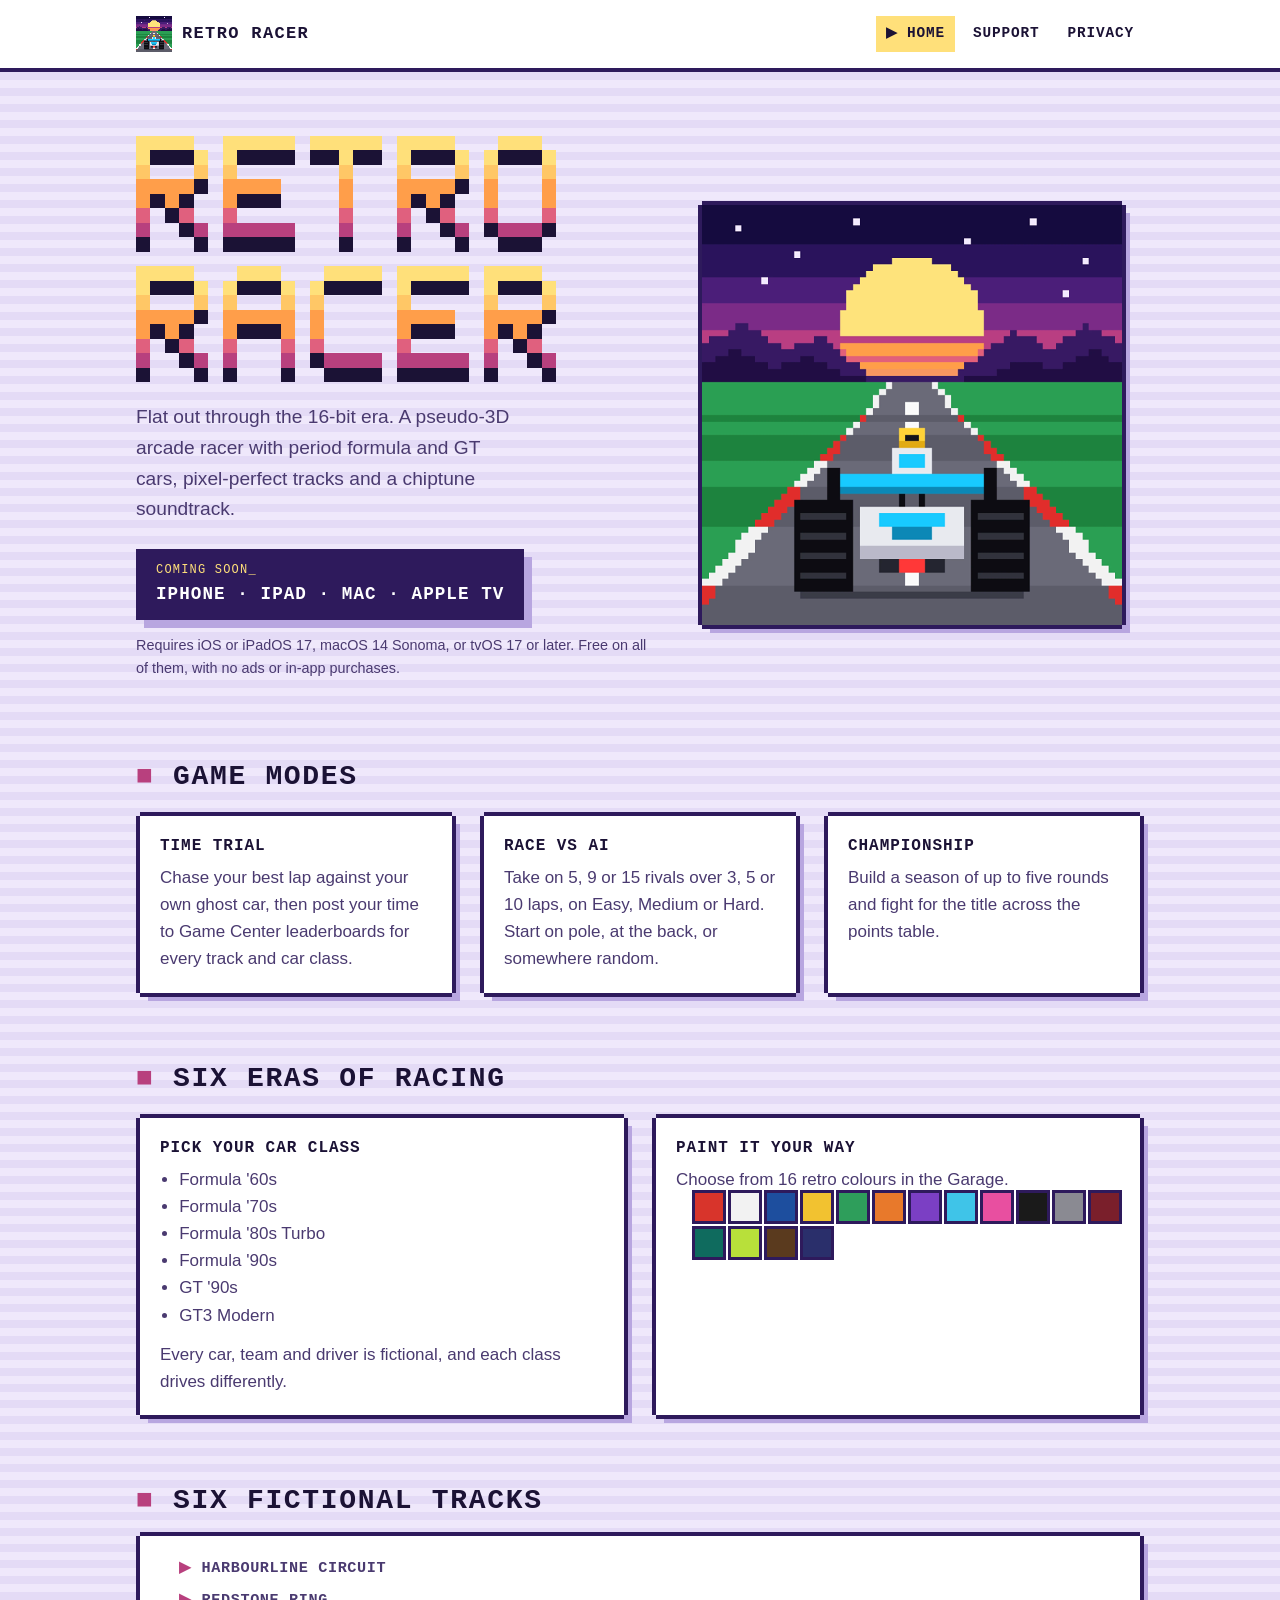
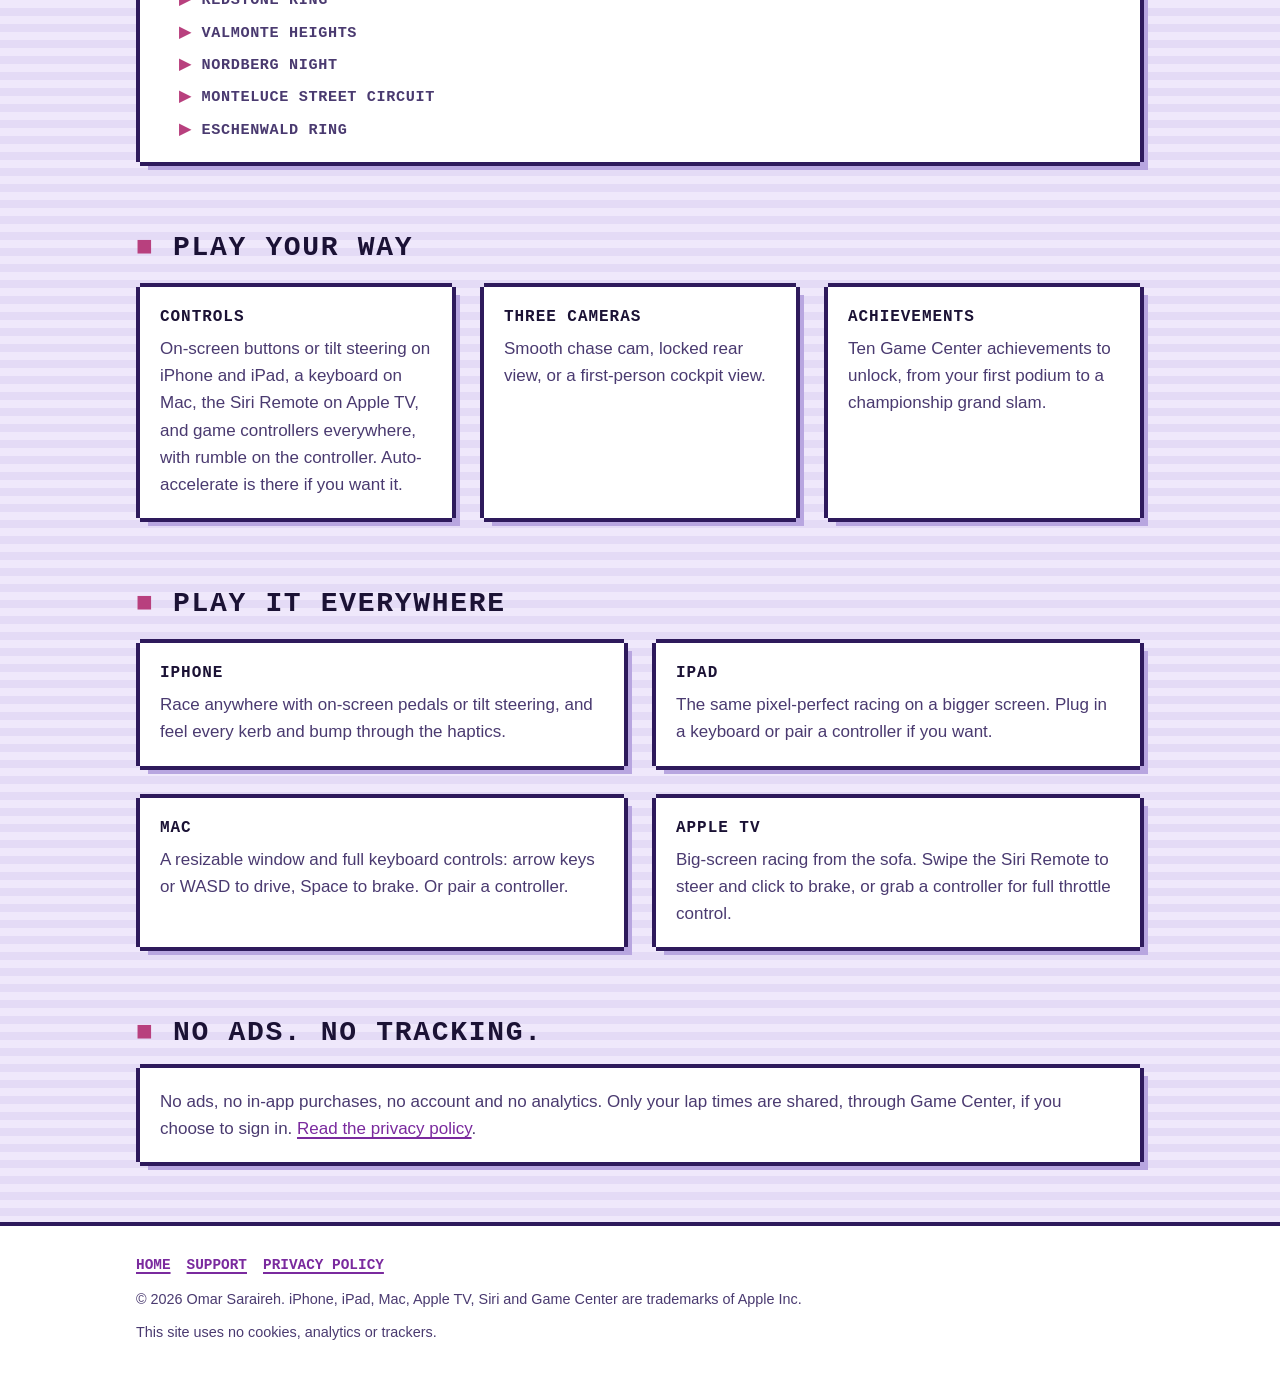
<file: index.html>
<!doctype html>
<html lang="en">
<head>
  <meta charset="utf-8">
  <meta name="viewport" content="width=device-width, initial-scale=1, viewport-fit=cover">
  <title>Retro Racer: 16-bit Racing</title>
  <meta name="description" content="Retro Racer is a 16-bit pseudo-3D racing game for iPhone, iPad, Mac and Apple TV: six classes of fictional formula and GT cars, time trials with Game Center leaderboards, and races against up to 15 AI rivals.">
  <meta name="theme-color" content="#ffffff" media="(prefers-color-scheme: light)">
  <meta name="theme-color" content="#2e1a5c" media="(prefers-color-scheme: dark)">
  <link rel="icon" href="icon.png" type="image/png">
  <link rel="apple-touch-icon" href="apple-touch-icon.png">
  <link rel="stylesheet" href="styles.css">
</head>
<body>
  <a class="skip-link" href="#main">Skip to content</a>

  <header class="site-header">
    <div class="wrap">
      <a class="brand" href="./"><img class="pixel" src="icon.png" alt="" width="36" height="36">Retro Racer</a>
      <nav class="nav" aria-label="Main">
        <a href="./" aria-current="page">Home</a>
        <a href="support.html">Support</a>
        <a href="privacy.html">Privacy</a>
      </nav>
    </div>
  </header>

  <main id="main">
    <div class="wrap">
      <div class="hero">
        <div>
          <h1 style="margin:0"><img class="wordmark pixel" src="wordmark.svg" alt="Retro Racer" width="420" height="246"></h1>
          <p class="lede">Flat out through the 16-bit era. A pseudo-3D arcade racer with period formula and GT cars, pixel-perfect tracks and a chiptune soundtrack.</p>
          <div class="coming-soon" role="note" aria-label="Coming soon to iPhone, iPad, Mac and Apple TV">
            <span class="small">Coming soon<span class="blink" aria-hidden="true">_</span></span>
            <span class="big"><span class="nw">iPhone · iPad</span><span class="sep"> · </span><span class="nw">Mac · Apple TV</span></span>
          </div>
          <p class="req">Requires iOS or iPadOS 17, macOS 14 Sonoma, or tvOS 17 or later. Free on all of them, with no ads or in-app purchases.</p>
        </div>
        <div class="hero-art panel">
          <img class="pixel" src="icon.png" alt="Pixel art of a white formula car racing down a grey road with red and white kerbs toward a big yellow sun setting behind purple mountains" width="512" height="512">
        </div>
      </div>

      <section aria-labelledby="modes-title">
        <h2 id="modes-title">Game modes</h2>
        <div class="grid three">
          <article class="card panel">
            <h3>Time Trial</h3>
            <p>Chase your best lap against your own ghost car, then post your time to Game Center leaderboards for every track and car class.</p>
          </article>
          <article class="card panel">
            <h3>Race vs AI</h3>
            <p>Take on 5, 9 or 15 rivals over 3, 5 or 10 laps, on Easy, Medium or Hard. Start on pole, at the back, or somewhere random.</p>
          </article>
          <article class="card panel">
            <h3>Championship</h3>
            <p>Build a season of up to five rounds and fight for the title across the points table.</p>
          </article>
        </div>
      </section>

      <section aria-labelledby="cars-title">
        <h2 id="cars-title">Six eras of racing</h2>
        <div class="grid">
          <article class="card panel">
            <h3>Pick your car class</h3>
            <ul>
              <li>Formula '60s</li>
              <li>Formula '70s</li>
              <li>Formula '80s Turbo</li>
              <li>Formula '90s</li>
              <li>GT '90s</li>
              <li>GT3 Modern</li>
            </ul>
            <p style="margin-top:12px">Every car, team and driver is fictional, and each class drives differently.</p>
          </article>
          <article class="card panel">
            <h3>Paint it your way</h3>
            <p>Choose from 16 retro colours in the Garage.</p>
            <ul class="swatches" aria-label="Sample car colours">
              <li style="background:#D8342B" title="Race red"></li>
              <li style="background:#F2F2F2" title="White"></li>
              <li style="background:#1D4E9E" title="Royal blue"></li>
              <li style="background:#F2C230" title="Yellow"></li>
              <li style="background:#2E9E5B" title="Green"></li>
              <li style="background:#E8792B" title="Orange"></li>
              <li style="background:#7B3FC4" title="Purple"></li>
              <li style="background:#3FC4E8" title="Cyan"></li>
              <li style="background:#E84FA0" title="Pink"></li>
              <li style="background:#1A1A1A" title="Black"></li>
              <li style="background:#8A8A92" title="Silver"></li>
              <li style="background:#7A1F2B" title="Maroon"></li>
              <li style="background:#0F6B5E" title="Teal"></li>
              <li style="background:#B8E03A" title="Lime"></li>
              <li style="background:#5A3A1E" title="Brown"></li>
              <li style="background:#2A2F6B" title="Navy"></li>
            </ul>
          </article>
        </div>
      </section>

      <section aria-labelledby="tracks-title">
        <h2 id="tracks-title">Six fictional tracks</h2>
        <div class="card panel">
          <ul class="tracks">
            <li>Harbourline Circuit</li>
            <li>Redstone Ring</li>
            <li>Valmonte Heights</li>
            <li>Nordberg Night</li>
            <li>Monteluce Street Circuit</li>
            <li>Eschenwald Ring</li>
          </ul>
        </div>
      </section>

      <section aria-labelledby="play-title">
        <h2 id="play-title">Play your way</h2>
        <div class="grid three">
          <article class="card panel">
            <h3>Controls</h3>
            <p>On-screen buttons or tilt steering on iPhone and iPad, a keyboard on Mac, the Siri Remote on Apple TV, and game controllers everywhere, with rumble on the controller. Auto-accelerate is there if you want it.</p>
          </article>
          <article class="card panel">
            <h3>Three cameras</h3>
            <p>Smooth chase cam, locked rear view, or a first-person cockpit view.</p>
          </article>
          <article class="card panel">
            <h3>Achievements</h3>
            <p>Ten Game Center achievements to unlock, from your first podium to a championship grand slam.</p>
          </article>
        </div>
      </section>

      <section aria-labelledby="platforms-title">
        <h2 id="platforms-title">Play it everywhere</h2>
        <div class="grid">
          <article class="card panel">
            <h3>iPhone</h3>
            <p>Race anywhere with on-screen pedals or tilt steering, and feel every kerb and bump through the haptics.</p>
          </article>
          <article class="card panel">
            <h3>iPad</h3>
            <p>The same pixel-perfect racing on a bigger screen. Plug in a keyboard or pair a controller if you want.</p>
          </article>
          <article class="card panel">
            <h3>Mac</h3>
            <p>A resizable window and full keyboard controls: arrow keys or WASD to drive, Space to brake. Or pair a controller.</p>
          </article>
          <article class="card panel">
            <h3>Apple TV</h3>
            <p>Big-screen racing from the sofa. Swipe the Siri Remote to steer and click to brake, or grab a controller for full throttle control.</p>
          </article>
        </div>
      </section>

      <section aria-labelledby="privacy-title">
        <h2 id="privacy-title">No ads. No tracking.</h2>
        <div class="card panel">
          <p>No ads, no in-app purchases, no account and no analytics. Only your lap times are shared, through Game Center, if you choose to sign in. <a href="privacy.html">Read the privacy policy</a>.</p>
        </div>
      </section>
    </div>
  </main>

  <footer class="site-footer">
    <div class="wrap">
      <nav aria-label="Footer">
        <a href="./">Home</a>
        <a href="support.html">Support</a>
        <a href="privacy.html">Privacy Policy</a>
      </nav>
      <p>© 2026 Omar Saraireh. iPhone, iPad, Mac, Apple TV, Siri and Game Center are trademarks of Apple Inc.</p>
      <p>This site uses no cookies, analytics or trackers.</p>
    </div>
  </footer>
</body>
</html>
</file>
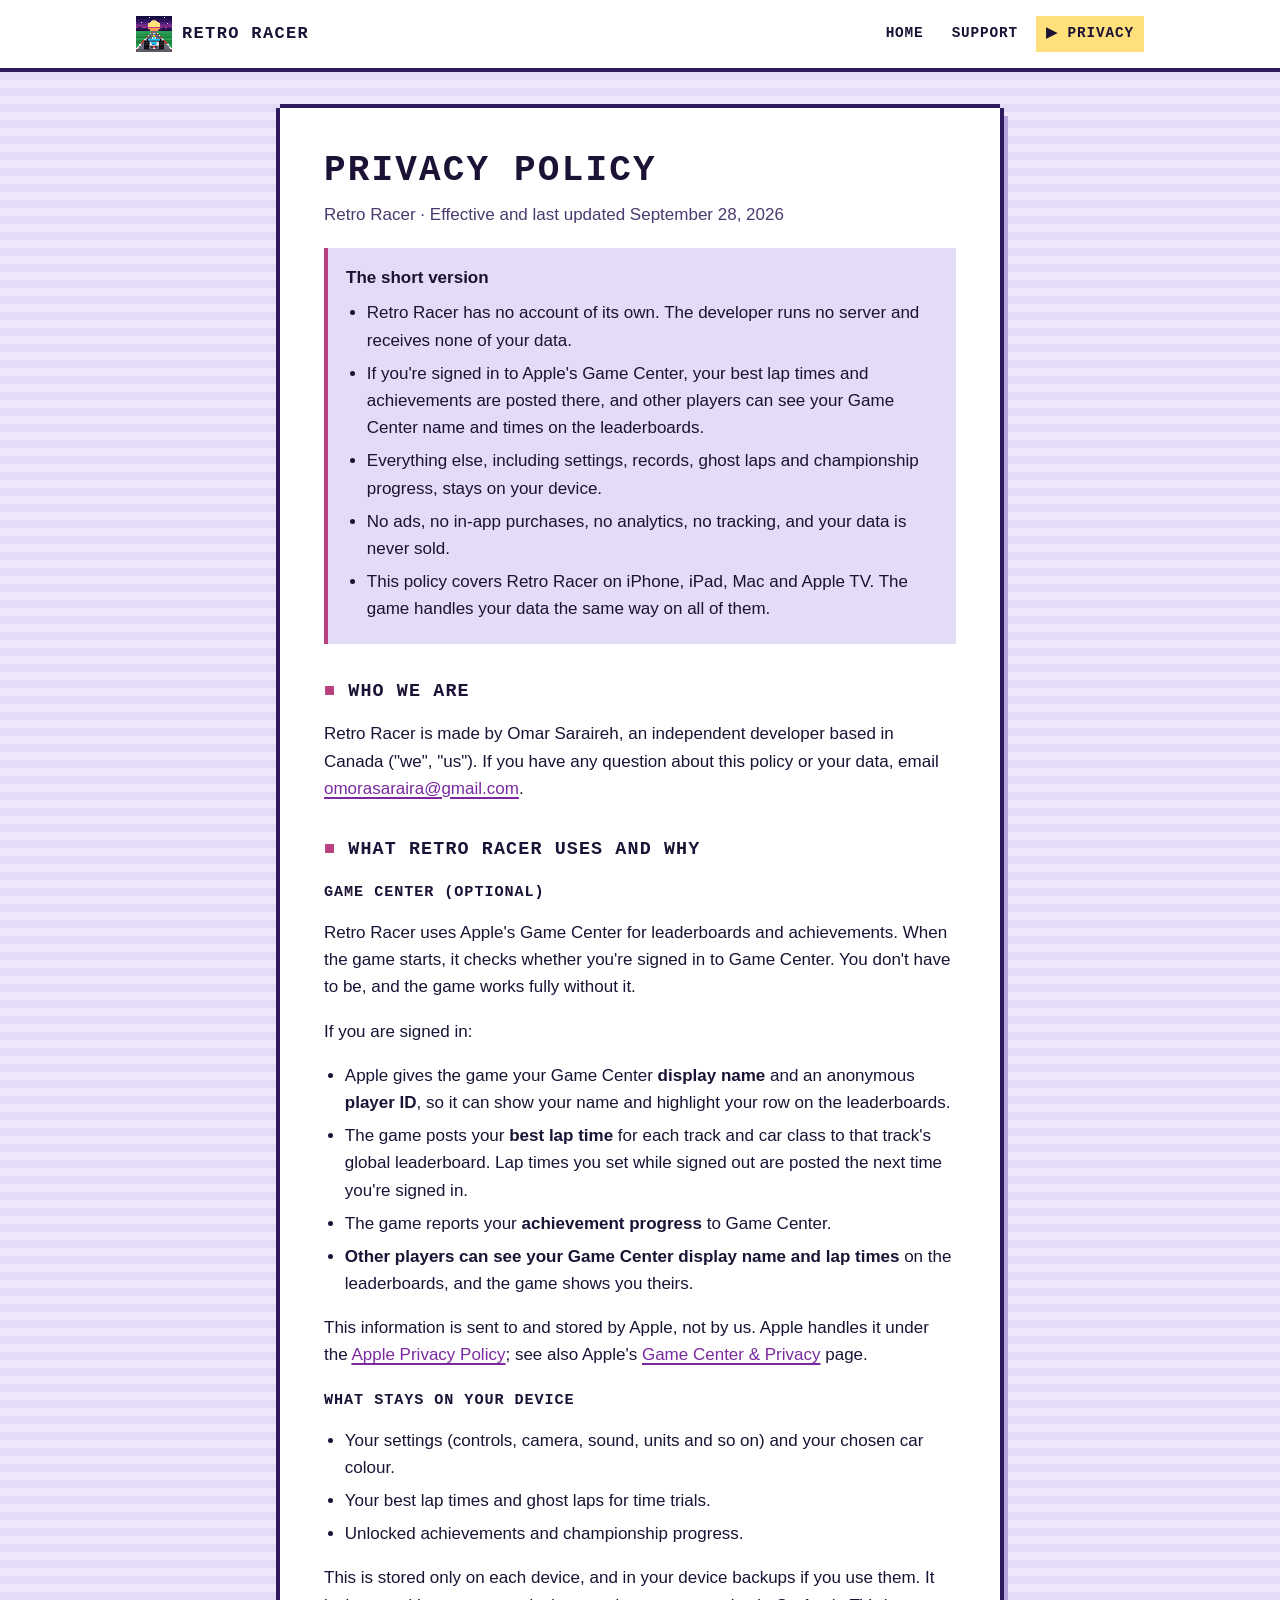
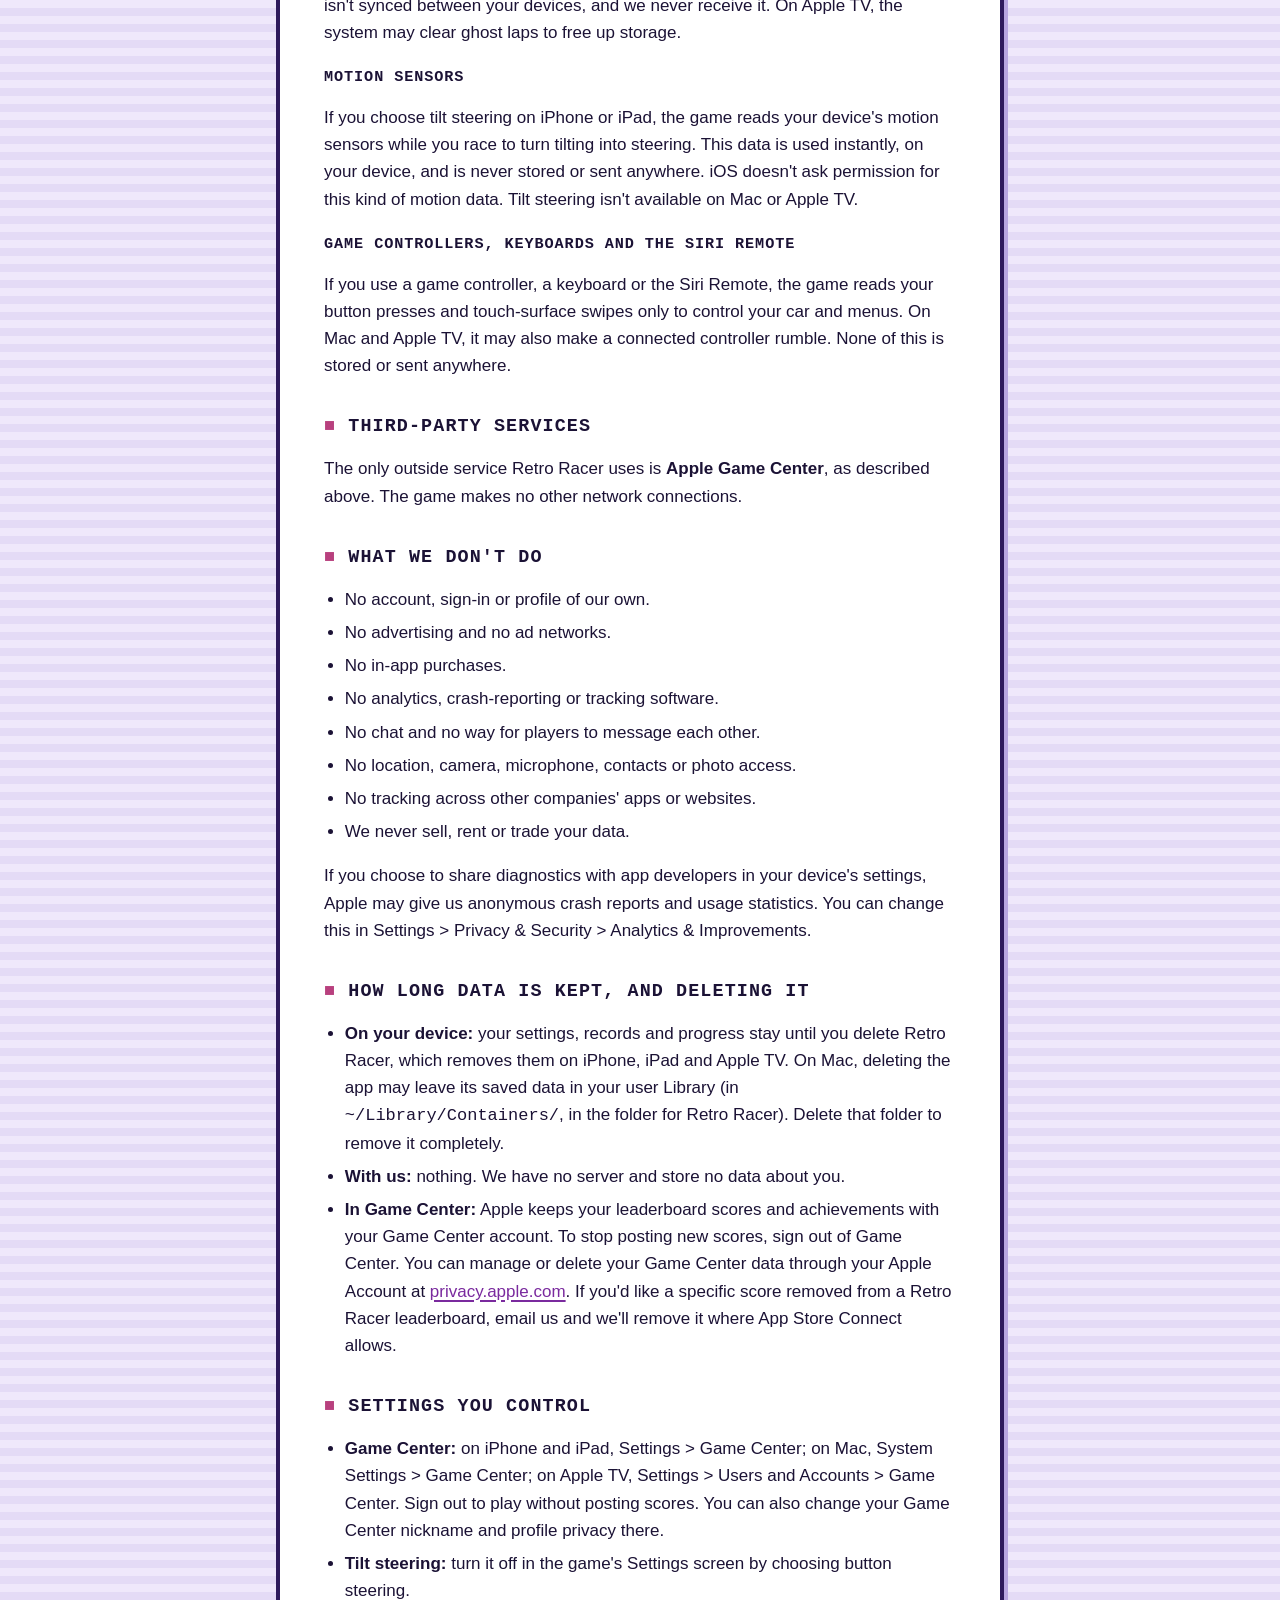
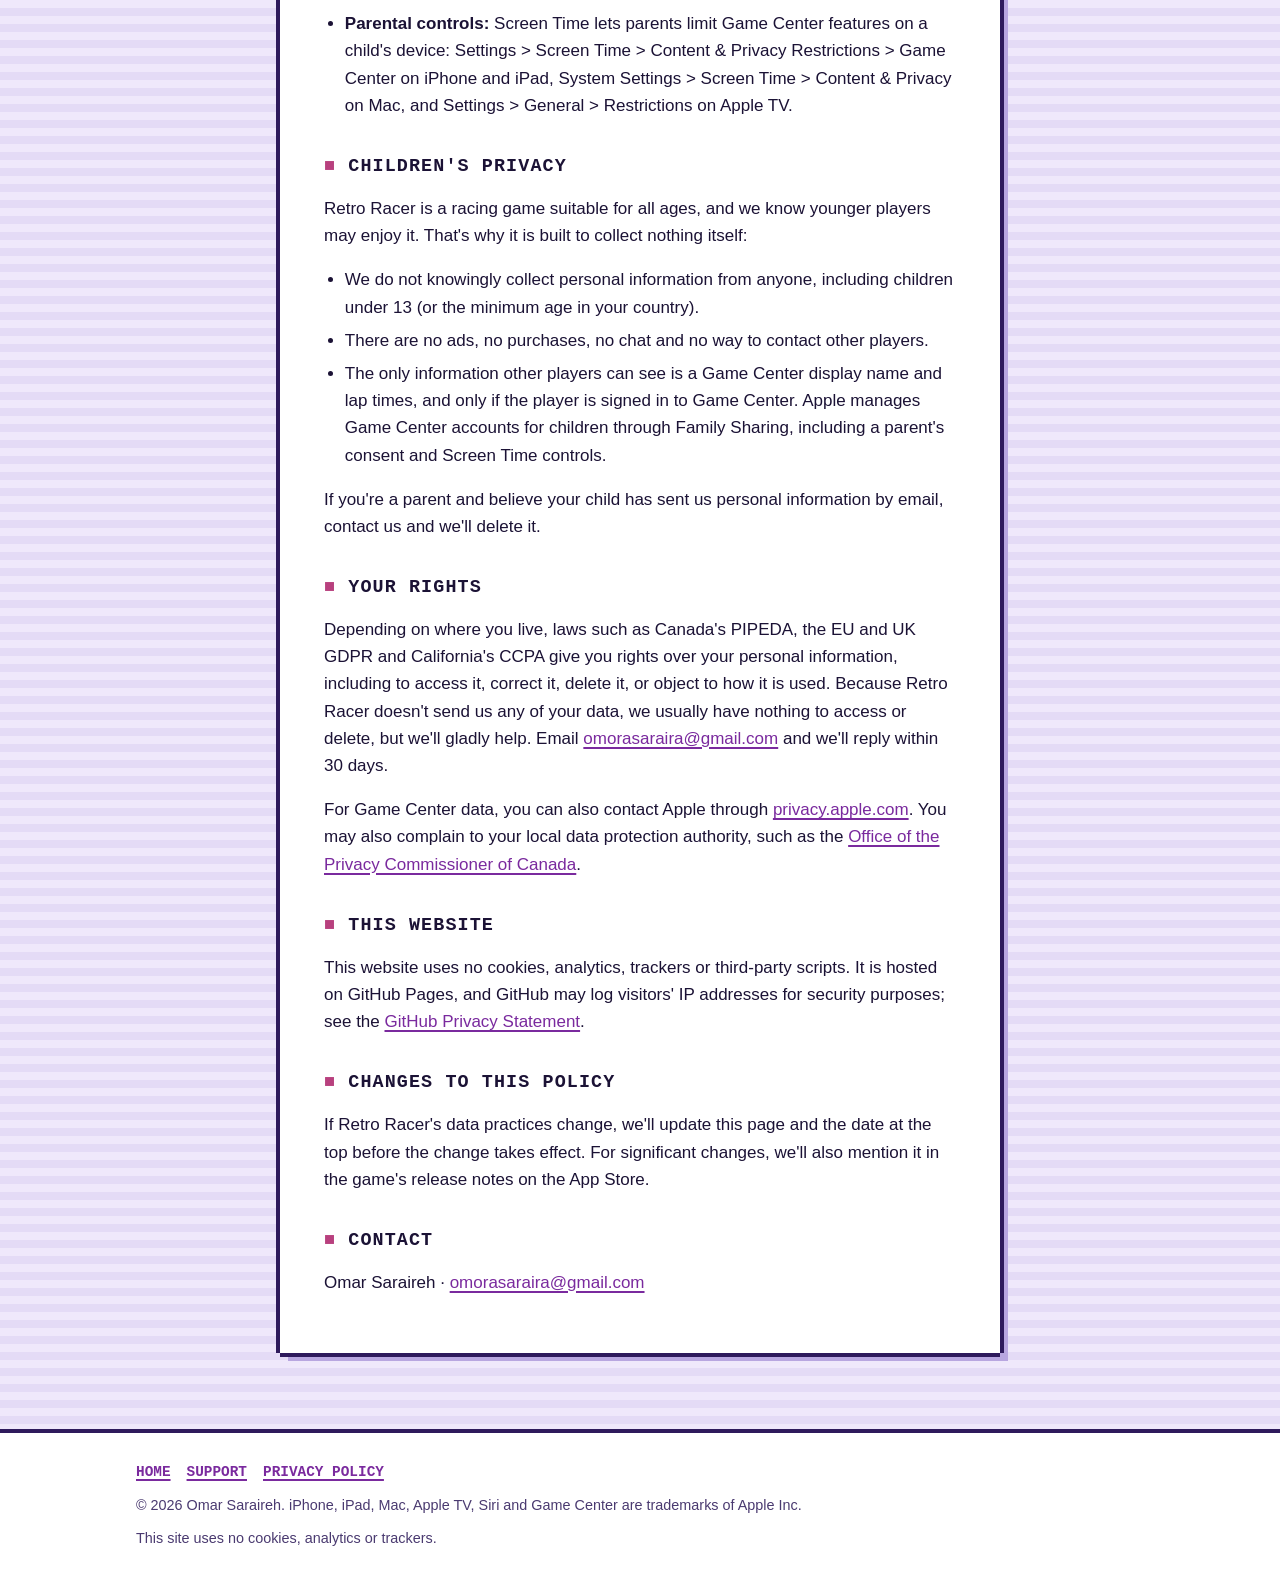
<file: privacy.html>
<!doctype html>
<!--
  NOTE FOR OMAR (not shown on the page): This policy was drafted from a review of the Retro Racer
  source code on 2026-09-27, and updated on 2026-09-28 for the Mac and Apple TV versions. It is not legal advice. Please review it yourself (and with a lawyer
  if you want certainty) before publishing, and update it whenever the game's data handling changes.
-->
<html lang="en">
<head>
  <meta charset="utf-8">
  <meta name="viewport" content="width=device-width, initial-scale=1, viewport-fit=cover">
  <title>Retro Racer Privacy Policy</title>
  <meta name="description" content="How Retro Racer handles your data. No ads, no tracking, no account; lap times are shared only through Game Center.">
  <meta name="theme-color" content="#ffffff" media="(prefers-color-scheme: light)">
  <meta name="theme-color" content="#2e1a5c" media="(prefers-color-scheme: dark)">
  <link rel="icon" href="icon.png" type="image/png">
  <link rel="apple-touch-icon" href="apple-touch-icon.png">
  <link rel="stylesheet" href="styles.css">
</head>
<body>
  <a class="skip-link" href="#main">Skip to content</a>

  <header class="site-header">
    <div class="wrap">
      <a class="brand" href="./"><img class="pixel" src="icon.png" alt="" width="36" height="36">Retro Racer</a>
      <nav class="nav" aria-label="Main">
        <a href="./">Home</a>
        <a href="support.html">Support</a>
        <a href="privacy.html" aria-current="page">Privacy</a>
      </nav>
    </div>
  </header>

  <main id="main" class="doc">
    <div class="wrap prose">
      <article class="panel">
        <h1>Privacy Policy</h1>
        <p class="updated">Retro Racer · Effective and last updated September 28, 2026</p>

        <div class="summary-box">
          <strong>The short version</strong>
          <ul>
            <li>Retro Racer has no account of its own. The developer runs no server and receives none of your data.</li>
            <li>If you're signed in to Apple's Game Center, your best lap times and achievements are posted there, and other players can see your Game Center name and times on the leaderboards.</li>
            <li>Everything else, including settings, records, ghost laps and championship progress, stays on your device.</li>
            <li>No ads, no in-app purchases, no analytics, no tracking, and your data is never sold.</li>
            <li>This policy covers Retro Racer on iPhone, iPad, Mac and Apple TV. The game handles your data the same way on all of them.</li>
          </ul>
        </div>

        <h2 id="who">Who we are</h2>
        <p>Retro Racer is made by Omar Saraireh, an independent developer based in Canada ("we", "us"). If you have any question about this policy or your data, email <a href="mailto:omorasaraira@gmail.com">omorasaraira@gmail.com</a>.</p>

        <h2 id="data">What Retro Racer uses and why</h2>

        <h3>Game Center (optional)</h3>
        <p>Retro Racer uses Apple's Game Center for leaderboards and achievements. When the game starts, it checks whether you're signed in to Game Center. You don't have to be, and the game works fully without it.</p>
        <p>If you are signed in:</p>
        <ul>
          <li>Apple gives the game your Game Center <strong>display name</strong> and an anonymous <strong>player ID</strong>, so it can show your name and highlight your row on the leaderboards.</li>
          <li>The game posts your <strong>best lap time</strong> for each track and car class to that track's global leaderboard. Lap times you set while signed out are posted the next time you're signed in.</li>
          <li>The game reports your <strong>achievement progress</strong> to Game Center.</li>
          <li><strong>Other players can see your Game Center display name and lap times</strong> on the leaderboards, and the game shows you theirs.</li>
        </ul>
        <p>This information is sent to and stored by Apple, not by us. Apple handles it under the <a href="https://www.apple.com/legal/privacy/">Apple Privacy Policy</a>; see also Apple's <a href="https://www.apple.com/legal/privacy/data/en/game-center/">Game Center &amp; Privacy</a> page.</p>

        <h3>What stays on your device</h3>
        <ul>
          <li>Your settings (controls, camera, sound, units and so on) and your chosen car colour.</li>
          <li>Your best lap times and ghost laps for time trials.</li>
          <li>Unlocked achievements and championship progress.</li>
        </ul>
        <p>This is stored only on each device, and in your device backups if you use them. It isn't synced between your devices, and we never receive it. On Apple TV, the system may clear ghost laps to free up storage.</p>

        <h3>Motion sensors</h3>
        <p>If you choose tilt steering on iPhone or iPad, the game reads your device's motion sensors while you race to turn tilting into steering. This data is used instantly, on your device, and is never stored or sent anywhere. iOS doesn't ask permission for this kind of motion data. Tilt steering isn't available on Mac or Apple TV.</p>

        <h3>Game controllers, keyboards and the Siri Remote</h3>
        <p>If you use a game controller, a keyboard or the Siri Remote, the game reads your button presses and touch-surface swipes only to control your car and menus. On Mac and Apple TV, it may also make a connected controller rumble. None of this is stored or sent anywhere.</p>

        <h2 id="third-parties">Third-party services</h2>
        <p>The only outside service Retro Racer uses is <strong>Apple Game Center</strong>, as described above. The game makes no other network connections.</p>

        <h2 id="not-collected">What we don't do</h2>
        <ul>
          <li>No account, sign-in or profile of our own.</li>
          <li>No advertising and no ad networks.</li>
          <li>No in-app purchases.</li>
          <li>No analytics, crash-reporting or tracking software.</li>
          <li>No chat and no way for players to message each other.</li>
          <li>No location, camera, microphone, contacts or photo access.</li>
          <li>No tracking across other companies' apps or websites.</li>
          <li>We never sell, rent or trade your data.</li>
        </ul>
        <p>If you choose to share diagnostics with app developers in your device's settings, Apple may give us anonymous crash reports and usage statistics. You can change this in Settings &gt; Privacy &amp; Security &gt; Analytics &amp; Improvements.</p>

        <h2 id="retention">How long data is kept, and deleting it</h2>
        <ul>
          <li><strong>On your device:</strong> your settings, records and progress stay until you delete Retro Racer, which removes them on iPhone, iPad and Apple TV. On Mac, deleting the app may leave its saved data in your user Library (in <code>~/Library/Containers/</code>, in the folder for Retro Racer). Delete that folder to remove it completely.</li>
          <li><strong>With us:</strong> nothing. We have no server and store no data about you.</li>
          <li><strong>In Game Center:</strong> Apple keeps your leaderboard scores and achievements with your Game Center account. To stop posting new scores, sign out of Game Center. You can manage or delete your Game Center data through your Apple Account at <a href="https://privacy.apple.com/">privacy.apple.com</a>. If you'd like a specific score removed from a Retro Racer leaderboard, email us and we'll remove it where App Store Connect allows.</li>
        </ul>
        <!-- VERIFY: confirm in App Store Connect (Features > Game Center > leaderboard) that you can delete or hide an individual player's score before promising it here. -->

        <h2 id="permissions">Settings you control</h2>
        <ul>
          <li><strong>Game Center:</strong> on iPhone and iPad, Settings &gt; Game Center; on Mac, System Settings &gt; Game Center; on Apple TV, Settings &gt; Users and Accounts &gt; Game Center. Sign out to play without posting scores. You can also change your Game Center nickname and profile privacy there.</li>
          <li><strong>Tilt steering:</strong> turn it off in the game's Settings screen by choosing button steering.</li>
          <li><strong>Parental controls:</strong> Screen Time lets parents limit Game Center features on a child's device: Settings &gt; Screen Time &gt; Content &amp; Privacy Restrictions &gt; Game Center on iPhone and iPad, System Settings &gt; Screen Time &gt; Content &amp; Privacy on Mac, and Settings &gt; General &gt; Restrictions on Apple TV.</li>
          <!-- VERIFY: check the Mac and Apple TV Game Center and restrictions menu paths on your devices; Apple sometimes moves them between OS versions. -->
        </ul>

        <h2 id="children">Children's privacy</h2>
        <p>Retro Racer is a racing game suitable for all ages, and we know younger players may enjoy it. That's why it is built to collect nothing itself:</p>
        <ul>
          <li>We do not knowingly collect personal information from anyone, including children under 13 (or the minimum age in your country).</li>
          <li>There are no ads, no purchases, no chat and no way to contact other players.</li>
          <li>The only information other players can see is a Game Center display name and lap times, and only if the player is signed in to Game Center. Apple manages Game Center accounts for children through Family Sharing, including a parent's consent and Screen Time controls.</li>
        </ul>
        <p>If you're a parent and believe your child has sent us personal information by email, contact us and we'll delete it.</p>

        <h2 id="rights">Your rights</h2>
        <p>Depending on where you live, laws such as Canada's PIPEDA, the EU and UK GDPR and California's CCPA give you rights over your personal information, including to access it, correct it, delete it, or object to how it is used. Because Retro Racer doesn't send us any of your data, we usually have nothing to access or delete, but we'll gladly help. Email <a href="mailto:omorasaraira@gmail.com">omorasaraira@gmail.com</a> and we'll reply within 30 days.</p>
        <p>For Game Center data, you can also contact Apple through <a href="https://privacy.apple.com/">privacy.apple.com</a>. You may also complain to your local data protection authority, such as the <a href="https://www.priv.gc.ca/">Office of the Privacy Commissioner of Canada</a>.</p>

        <h2 id="website">This website</h2>
        <p>This website uses no cookies, analytics, trackers or third-party scripts. It is hosted on GitHub Pages, and GitHub may log visitors' IP addresses for security purposes; see the <a href="https://docs.github.com/en/site-policy/privacy-policies/github-general-privacy-statement">GitHub Privacy Statement</a>.</p>

        <h2 id="changes">Changes to this policy</h2>
        <p>If Retro Racer's data practices change, we'll update this page and the date at the top before the change takes effect. For significant changes, we'll also mention it in the game's release notes on the App Store.</p>

        <h2 id="contact">Contact</h2>
        <p>Omar Saraireh · <a href="mailto:omorasaraira@gmail.com">omorasaraira@gmail.com</a></p>
      </article>
    </div>
  </main>

  <footer class="site-footer">
    <div class="wrap">
      <nav aria-label="Footer">
        <a href="./">Home</a>
        <a href="support.html">Support</a>
        <a href="privacy.html">Privacy Policy</a>
      </nav>
      <p>© 2026 Omar Saraireh. iPhone, iPad, Mac, Apple TV, Siri and Game Center are trademarks of Apple Inc.</p>
      <p>This site uses no cookies, analytics or trackers.</p>
    </div>
  </footer>
</body>
</html>
</file>
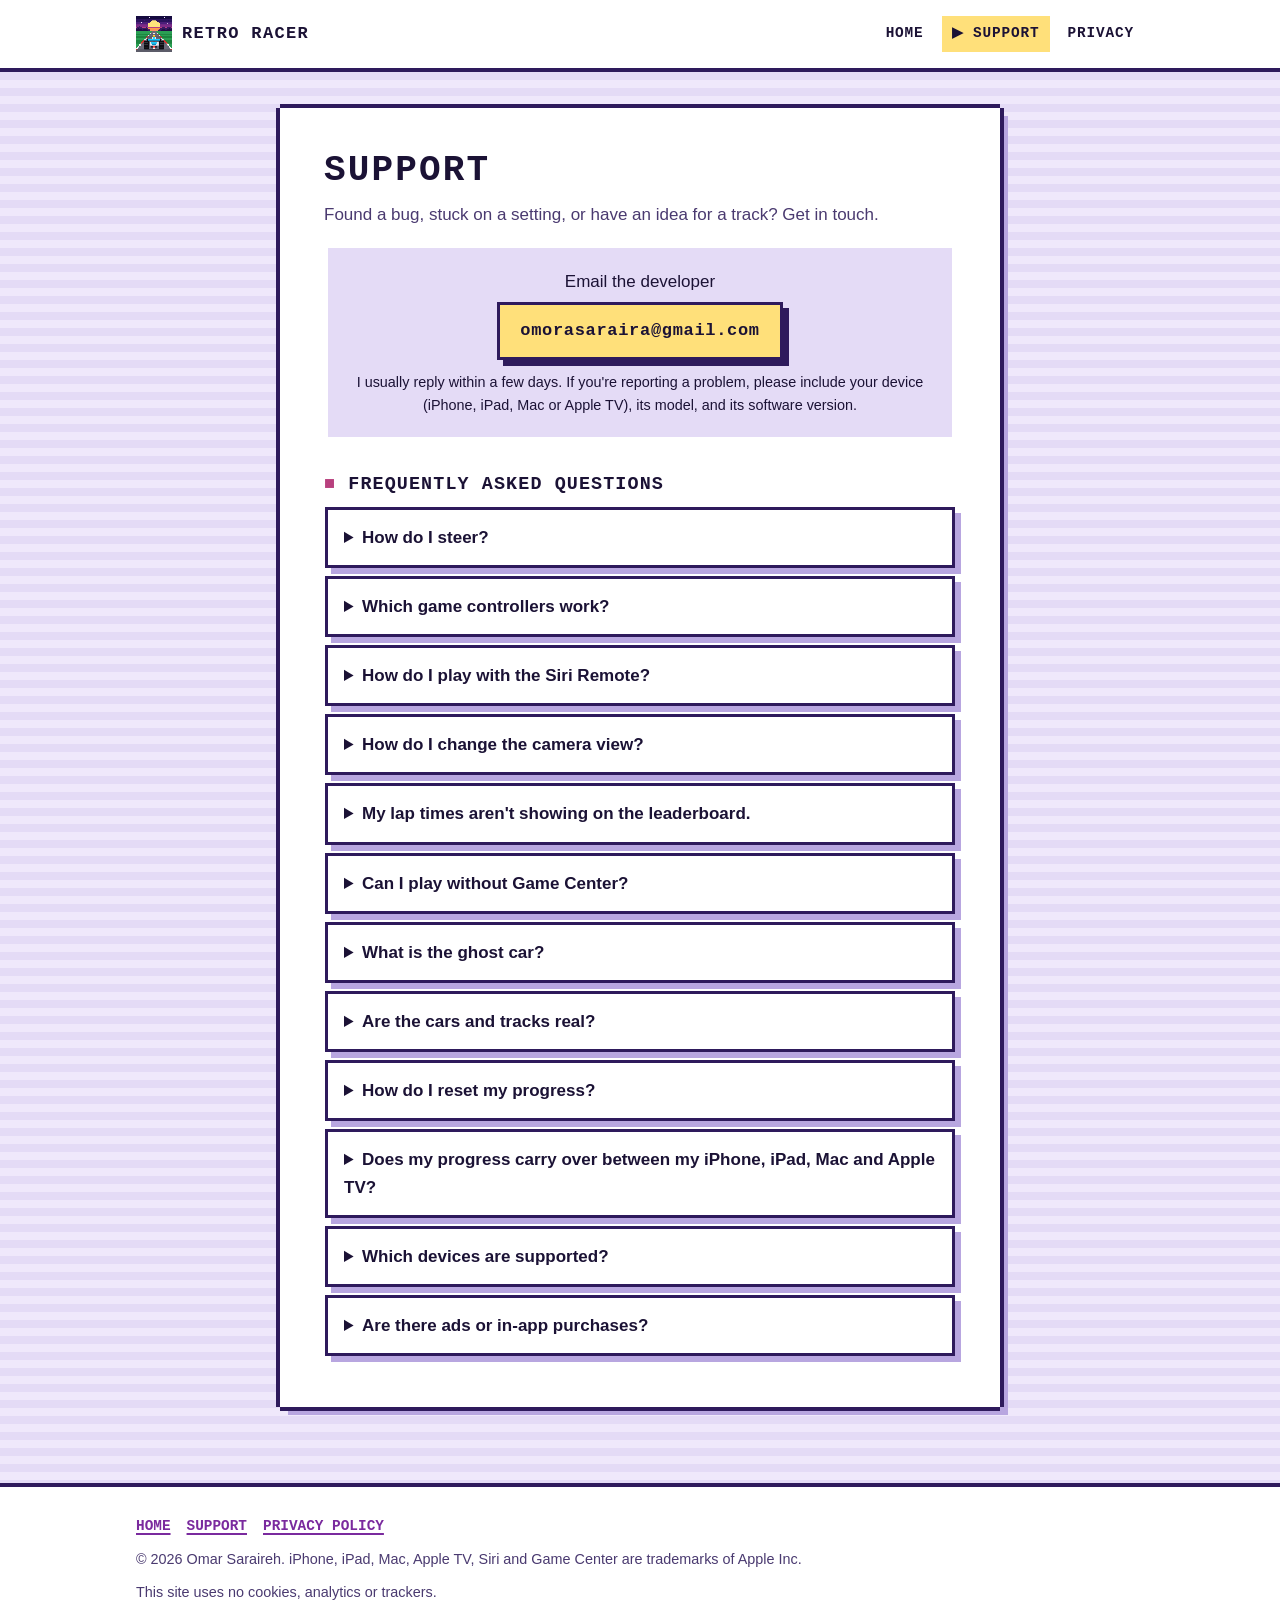
<file: support.html>
<!doctype html>
<html lang="en">
<head>
  <meta charset="utf-8">
  <meta name="viewport" content="width=device-width, initial-scale=1, viewport-fit=cover">
  <title>Retro Racer Support</title>
  <meta name="description" content="Help with Retro Racer on iPhone, iPad, Mac and Apple TV: contact, controls, Game Center leaderboards and frequently asked questions.">
  <meta name="theme-color" content="#ffffff" media="(prefers-color-scheme: light)">
  <meta name="theme-color" content="#2e1a5c" media="(prefers-color-scheme: dark)">
  <link rel="icon" href="icon.png" type="image/png">
  <link rel="apple-touch-icon" href="apple-touch-icon.png">
  <link rel="stylesheet" href="styles.css">
</head>
<body>
  <a class="skip-link" href="#main">Skip to content</a>

  <header class="site-header">
    <div class="wrap">
      <a class="brand" href="./"><img class="pixel" src="icon.png" alt="" width="36" height="36">Retro Racer</a>
      <nav class="nav" aria-label="Main">
        <a href="./">Home</a>
        <a href="support.html" aria-current="page">Support</a>
        <a href="privacy.html">Privacy</a>
      </nav>
    </div>
  </header>

  <main id="main" class="doc">
    <div class="wrap prose">
      <article class="panel">
        <h1>Support</h1>
        <p class="updated">Found a bug, stuck on a setting, or have an idea for a track? Get in touch.</p>

        <div class="contact-card">
          <p style="margin:0">Email the developer</p>
          <a class="button" href="mailto:omorasaraira@gmail.com?subject=Retro%20Racer%20support">omorasaraira@gmail.com</a>
          <p style="margin:14px 0 0;font-size:0.9rem">I usually reply within a few days. If you're reporting a problem, please include your device (iPhone, iPad, Mac or Apple TV), its model, and its software version.</p>
        </div>

        <h2 id="faq">Frequently asked questions</h2>

        <details>
          <summary>How do I steer?</summary>
          <ul>
            <li><strong>iPhone and iPad:</strong> use the on-screen buttons. In Settings you can switch to tilt steering (and adjust its sensitivity) or turn on auto-accelerate.</li>
            <li><strong>Mac, or iPad with a keyboard:</strong> arrow keys or WASD to drive, Space to brake, Esc or P to pause. Return or Space skips the pre-race flyover.</li>
            <li><strong>Apple TV:</strong> use the Siri Remote or a game controller (see below).</li>
            <li><strong>Any device:</strong> pair a game controller.</li>
          </ul>
        </details>

        <details>
          <summary>Which game controllers work?</summary>
          <p>Any controller that works with your iPhone, iPad, Mac or Apple TV, such as Xbox, PlayStation and MFi controllers. Use the stick or d-pad to steer, the triggers or face buttons for throttle and brake, and the menu button to pause. A skips the pre-race flyover. On Mac and Apple TV, crashes and kerbs rumble the controller, if it supports rumble.</p>
        </details>

        <details>
          <summary>How do I play with the Siri Remote?</summary>
          <p>Hold the remote upright, like a TV remote. Slide your thumb left or right on the touch surface to steer, and click to brake. The throttle stays on by itself, because the remote has no spare button for it. Press Play/Pause or the Back (Menu) button to pause. For full control of the throttle, pair a game controller.</p>
        </details>

        <details>
          <summary>How do I change the camera view?</summary>
          <p>Go to Settings and choose a camera: the smooth chase cam, a locked rear view, or first-person from the cockpit.</p>
        </details>

        <details>
          <summary>My lap times aren't showing on the leaderboard.</summary>
          <ul>
            <li>Leaderboards need Game Center. Check Settings &gt; Game Center and make sure you're signed in.</li>
            <li>Only lap times from Time Trial are posted, and only your personal best for each track and car class.</li>
            <li>If you set a time while offline or signed out, it's posted the next time you open the game while signed in.</li>
          </ul>
        </details>

        <details>
          <summary>Can I play without Game Center?</summary>
          <p>Yes. Everything works without it. Your best times are saved on your device, but they won't appear on the global leaderboards.</p>
        </details>

        <details>
          <summary>What is the ghost car?</summary>
          <p>In Time Trial, a see-through ghost replays your best lap for that track and car class so you can race against yourself. You can turn it off in Settings.</p>
        </details>

        <details>
          <summary>Are the cars and tracks real?</summary>
          <p>No. Every car, team, driver and track in Retro Racer is fictional, inspired by the look of different racing eras.</p>
        </details>

        <details>
          <summary>How do I reset my progress?</summary>
          <p>Your records, ghosts, achievements and championship progress are saved on each device. Deleting and reinstalling the game resets them. Scores already posted to Game Center stay with your Game Center account.</p>
        </details>

        <details>
          <summary>Does my progress carry over between my iPhone, iPad, Mac and Apple TV?</summary>
          <p>Your Game Center leaderboard times and achievements follow your Game Center account to every device. Records, ghost laps, settings and championship progress are saved separately on each device.</p>
          <p>On Apple TV, the system may clear ghost laps if it runs low on storage. Your records and settings are kept.</p>
        </details>

        <details>
          <summary>Which devices are supported?</summary>
          <p>iPhone and iPad with iOS or iPadOS 17 or later (the game plays in landscape), Mac with macOS 14 Sonoma or later, and Apple TV with tvOS 17 or later.</p>
        </details>

        <details>
          <summary>Are there ads or in-app purchases?</summary>
          <p>No, neither. See the <a href="privacy.html">privacy policy</a> for how the game handles your data.</p>
        </details>
      </article>
    </div>
  </main>

  <footer class="site-footer">
    <div class="wrap">
      <nav aria-label="Footer">
        <a href="./">Home</a>
        <a href="support.html">Support</a>
        <a href="privacy.html">Privacy Policy</a>
      </nav>
      <p>© 2026 Omar Saraireh. iPhone, iPad, Mac, Apple TV, Siri and Game Center are trademarks of Apple Inc.</p>
      <p>This site uses no cookies, analytics or trackers.</p>
    </div>
  </footer>
</body>
</html>
</file>
<file: styles.css>
/* Retro Racer — 16-bit pixel style. System fonts only; no external requests. */

:root {
  color-scheme: light dark;

  /* Daytime (light mode) */
  --bg: #efe8fb;
  --bg-stripe: #e4dbf6;
  --panel: #ffffff;
  --edge: #2e1a5c;
  --shadow: #b8a6e0;
  --ink: #1b1235;
  --ink-soft: #4a3a70;
  --accent: #ffe07a;
  --accent-ink: #1b1235;
  --link: #7a2a9e;
  --hot: #b8407e;
  --grass: #2e9e5b;
  --focus: #1d4e9e;

  --px: 4px;
  --mono: ui-monospace, "SF Mono", SFMono-Regular, Menlo, Consolas, "Liberation Mono", monospace;
  --sans: -apple-system, BlinkMacSystemFont, "Segoe UI", Roboto, "Helvetica Neue", Arial, sans-serif;
}

@media (prefers-color-scheme: dark) {
  :root {
    /* Night (dark mode) — the game's own palette */
    --bg: #1b1235;
    --bg-stripe: #20163f;
    --panel: #2e1a5c;
    --edge: #6b3fa0;
    --shadow: #0f0a22;
    --ink: #fdf8ff;
    --ink-soft: #cfc6ea;
    --accent: #ffe07a;
    --accent-ink: #1b1235;
    --link: #ffe07a;
    --hot: #ff9e4a;
    --grass: #4ce06a;
    --focus: #1fc8ff;
  }
}

*,
*::before,
*::after { box-sizing: border-box; }

html { -webkit-text-size-adjust: 100%; }

body {
  margin: 0;
  min-height: 100vh;
  font-family: var(--sans);
  font-size: 1.0625rem;
  line-height: 1.6;
  color: var(--ink);
  background-color: var(--bg);
  /* Scanline-style stripes, like the road's alternating rumble segments. */
  background-image: repeating-linear-gradient(180deg, var(--bg) 0 8px, var(--bg-stripe) 8px 16px);
}

a { color: var(--link); text-underline-offset: 0.18em; text-decoration-thickness: 2px; }
a:hover { color: var(--hot); }
:focus-visible { outline: var(--px) solid var(--focus); outline-offset: 2px; }

img.pixel, .pixel img { image-rendering: pixelated; image-rendering: crisp-edges; }

.skip-link {
  position: absolute; left: -9999px; top: 8px; z-index: 10;
  padding: 8px 14px; background: var(--accent); color: var(--accent-ink);
  font-family: var(--mono); font-weight: 700;
}
.skip-link:focus { left: 16px; }

.wrap { width: 100%; max-width: 1040px; margin: 0 auto; padding: 0 16px; }
.prose { max-width: 760px; }

/* Pixel panel: square notched corners made with box-shadows, plus a hard drop shadow. */
.panel {
  background: var(--panel);
  margin: var(--px);
  box-shadow:
    0 calc(var(--px) * -1) 0 0 var(--edge),
    0 var(--px) 0 0 var(--edge),
    calc(var(--px) * -1) 0 0 0 var(--edge),
    var(--px) 0 0 0 var(--edge),
    calc(var(--px) * 2) calc(var(--px) * 2) 0 0 var(--shadow);
}

h1, h2, h3, .mono {
  font-family: var(--mono);
  text-transform: uppercase;
  letter-spacing: 0.06em;
  line-height: 1.25;
}

/* Header */
.site-header { padding: 16px 0; border-bottom: var(--px) solid var(--edge); background: var(--panel); }
.site-header .wrap { display: flex; align-items: center; justify-content: space-between; gap: 12px; flex-wrap: wrap; }
.brand { display: inline-flex; align-items: center; gap: 10px; text-decoration: none; color: var(--ink); font-family: var(--mono); font-weight: 800; letter-spacing: 0.08em; text-transform: uppercase; }
.brand img { width: 36px; height: 36px; }
.nav { display: flex; flex-wrap: wrap; gap: 8px; }
.nav a {
  font-family: var(--mono); font-weight: 700; font-size: 0.9rem; text-transform: uppercase; letter-spacing: 0.06em;
  color: var(--ink); text-decoration: none; padding: 6px 10px;
}
.nav a:hover { background: var(--bg-stripe); color: var(--ink); }
.nav a[aria-current="page"] { background: var(--accent); color: var(--accent-ink); }
.nav a[aria-current="page"]::before { content: "▶ "; }

/* Hero */
.hero { padding: 40px 0 16px; display: grid; gap: 32px; align-items: center; }
.wordmark { width: 100%; max-width: 420px; height: auto; display: block; margin: 0 0 20px; }
.hero .lede { font-size: 1.2rem; color: var(--ink-soft); margin: 0 0 24px; max-width: 36ch; }
.hero-art { width: 100%; max-width: 420px; justify-self: center; padding: 0; line-height: 0; }
.hero-art img { width: 100%; height: auto; display: block; }

.coming-soon {
  display: inline-flex; flex-direction: column; padding: 12px 20px;
  background: var(--edge); color: #ffffff; font-family: var(--mono); text-transform: uppercase;
  box-shadow: calc(var(--px) * 2) calc(var(--px) * 2) 0 0 var(--shadow);
}
.coming-soon .small { font-size: 0.75rem; letter-spacing: 0.1em; color: #ffe07a; }
.coming-soon .big { font-size: 1.1rem; font-weight: 800; letter-spacing: 0.06em; }
.blink { animation: blink 1.1s steps(1) infinite; }
@keyframes blink { 50% { opacity: 0; } }
@media (prefers-reduced-motion: reduce) { .blink { animation: none; } }
.req { margin-top: 14px; font-size: 0.9rem; color: var(--ink-soft); }

/* Sections */
section { padding: 32px 0; }
h2 { font-size: clamp(1.3rem, 4.5vw, 1.75rem); margin: 0 0 18px; }
h2::before { content: "■ "; color: var(--hot); }
h3 { font-size: 1rem; margin: 0 0 8px; }
.grid { display: grid; gap: 24px; grid-template-columns: 1fr; }
.card { padding: 20px; }
.card p { margin: 0; color: var(--ink-soft); }
.card ul { margin: 0; padding-left: 1.2rem; color: var(--ink-soft); }

.swatches { display: flex; flex-wrap: wrap; gap: 8px; margin: 14px 0 0; padding: 0; list-style: none; }
.swatches li { width: 28px; height: 28px; box-shadow: 0 0 0 3px var(--edge); }

.tracks { list-style: none; padding: 0; margin: 0; display: grid; gap: 8px; }
.tracks li { font-family: var(--mono); font-weight: 700; text-transform: uppercase; letter-spacing: 0.04em; font-size: 0.95rem; }
.tracks li::before { content: "▶ "; color: var(--hot); }

/* Document pages */
.doc { padding: 32px 0 48px; }
.doc article { padding: 24px 18px; }
.doc h1 { font-size: clamp(1.6rem, 6vw, 2.25rem); margin: 0 0 8px; }
.doc h2 { font-size: 1.15rem; margin: 36px 0 10px; }
.doc h3 { font-size: 0.95rem; margin: 22px 0 6px; }
.doc .updated { color: var(--ink-soft); margin: 0 0 20px; }
.doc ul { padding-left: 1.3rem; }
.doc li { margin: 6px 0; }
.summary-box { padding: 16px 18px; background: var(--bg-stripe); border-left: var(--px) solid var(--hot); }
.summary-box ul { margin: 8px 0 0; }

table { width: 100%; border-collapse: collapse; font-size: 0.95rem; }
.table-scroll { overflow-x: auto; -webkit-overflow-scrolling: touch; }
th, td { text-align: left; padding: 10px; border-bottom: 2px solid var(--edge); vertical-align: top; }
th { font-family: var(--mono); text-transform: uppercase; font-size: 0.8rem; letter-spacing: 0.06em; }

details { margin: 14px var(--px); padding: 14px 16px; background: var(--panel);
  box-shadow: 0 0 0 3px var(--edge), 6px 6px 0 3px var(--shadow); }
summary { cursor: pointer; font-weight: 700; }
details p, details ul { margin: 10px 0 0; color: var(--ink-soft); }

.contact-card { padding: 20px; text-align: center; margin: 20px var(--px) 24px; background: var(--bg-stripe); }
.button {
  display: inline-block; margin-top: 10px; padding: 12px 20px;
  background: var(--accent); color: var(--accent-ink); text-decoration: none;
  font-family: var(--mono); font-weight: 800; letter-spacing: 0.04em; word-break: break-all;
  box-shadow: 0 0 0 3px var(--edge), 6px 6px 0 3px var(--edge);
}
.button:hover { color: var(--accent-ink); transform: translate(2px, 2px); box-shadow: 0 0 0 3px var(--edge), 3px 3px 0 3px var(--edge); }

/* Footer */
.site-footer { margin-top: 24px; padding: 28px 0 44px; background: var(--panel); border-top: var(--px) solid var(--edge); font-size: 0.9rem; color: var(--ink-soft); }
.site-footer .wrap { display: flex; flex-direction: column; gap: 10px; }
.site-footer nav { display: flex; flex-wrap: wrap; gap: 16px; font-family: var(--mono); text-transform: uppercase; font-weight: 700; }
.site-footer p { margin: 0; }

@media (min-width: 720px) {
  .hero { grid-template-columns: 1.1fr 1fr; padding: 64px 0 32px; }
  .grid { grid-template-columns: repeat(2, 1fr); }
  .doc article { padding: 40px 44px; }
}
@media (min-width: 980px) {
  .grid.three { grid-template-columns: repeat(3, 1fr); }
}

/* Platform list in the "Coming soon" box: one line when it fits, two clean lines on phones. */
.coming-soon .nw { white-space: nowrap; }
@media (max-width: 479px) {
  .coming-soon .sep { display: none; }
  .coming-soon .nw { display: block; }
}
</file>
